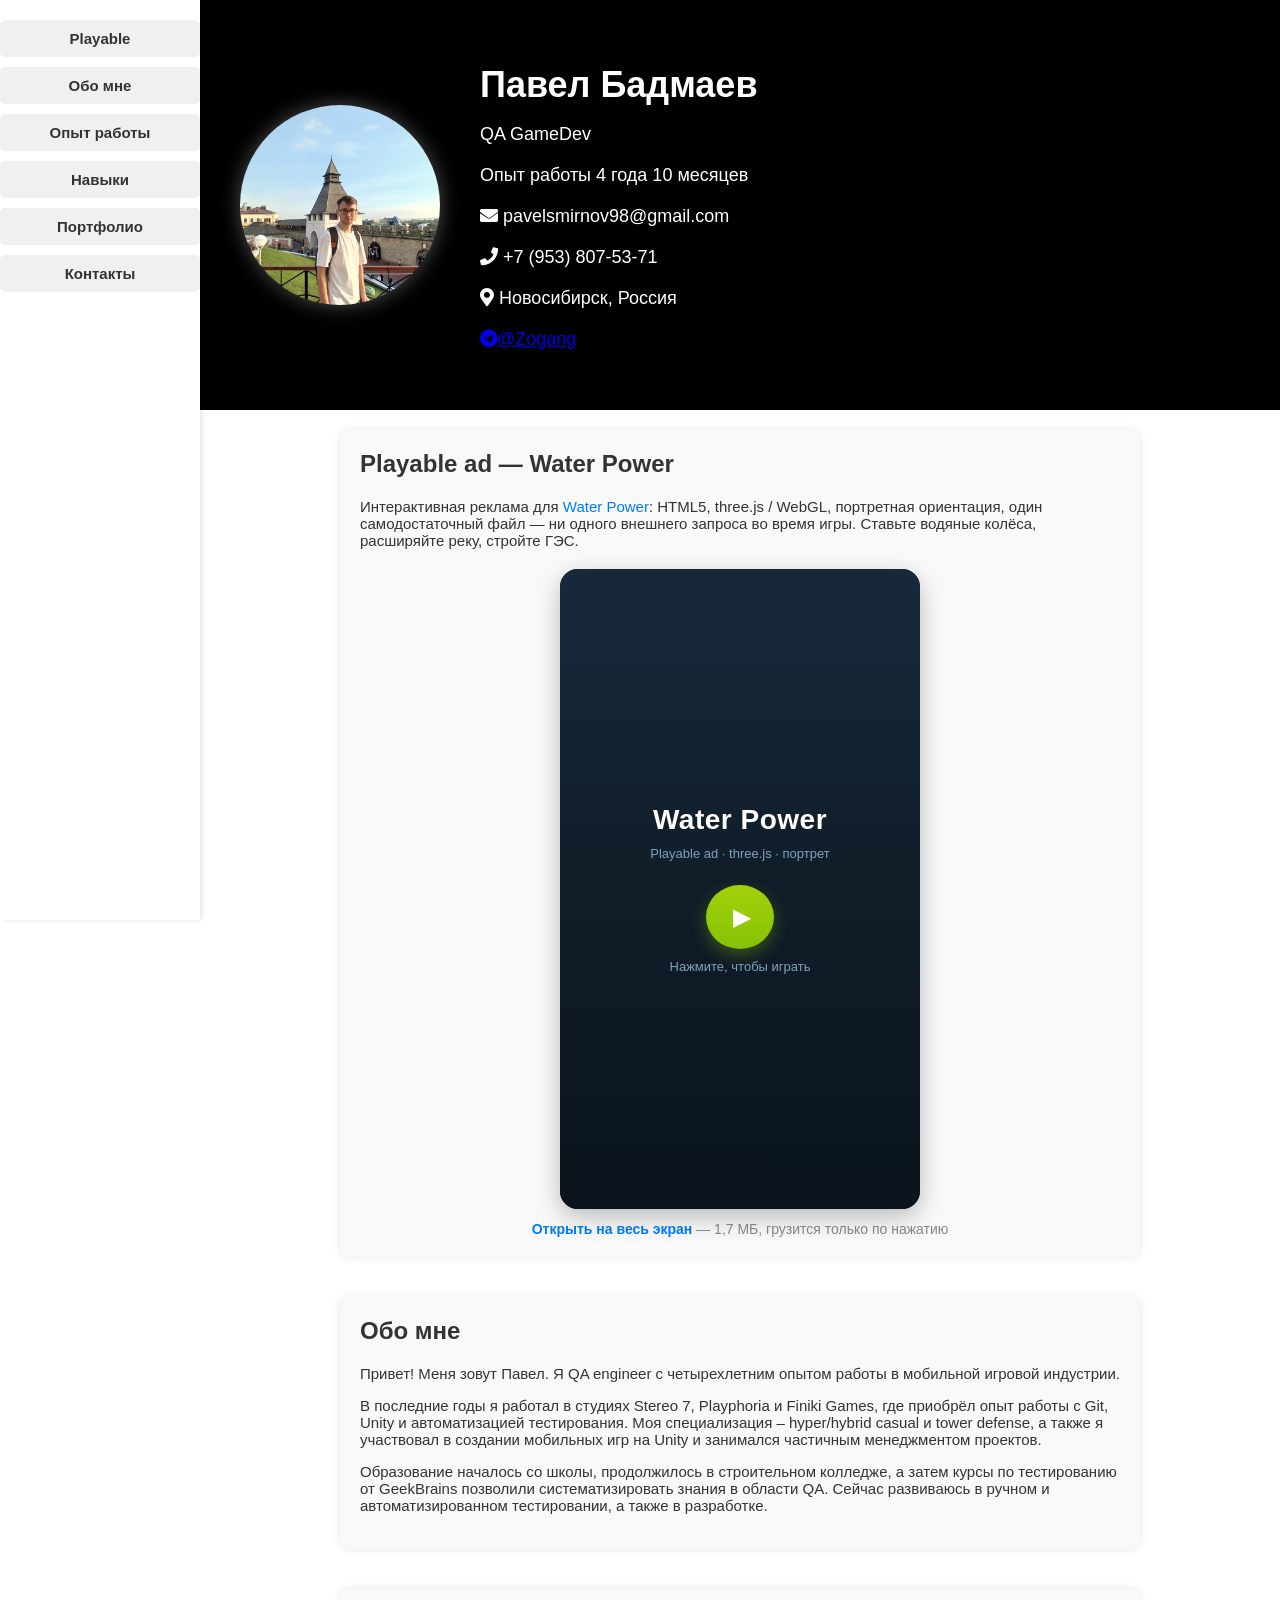
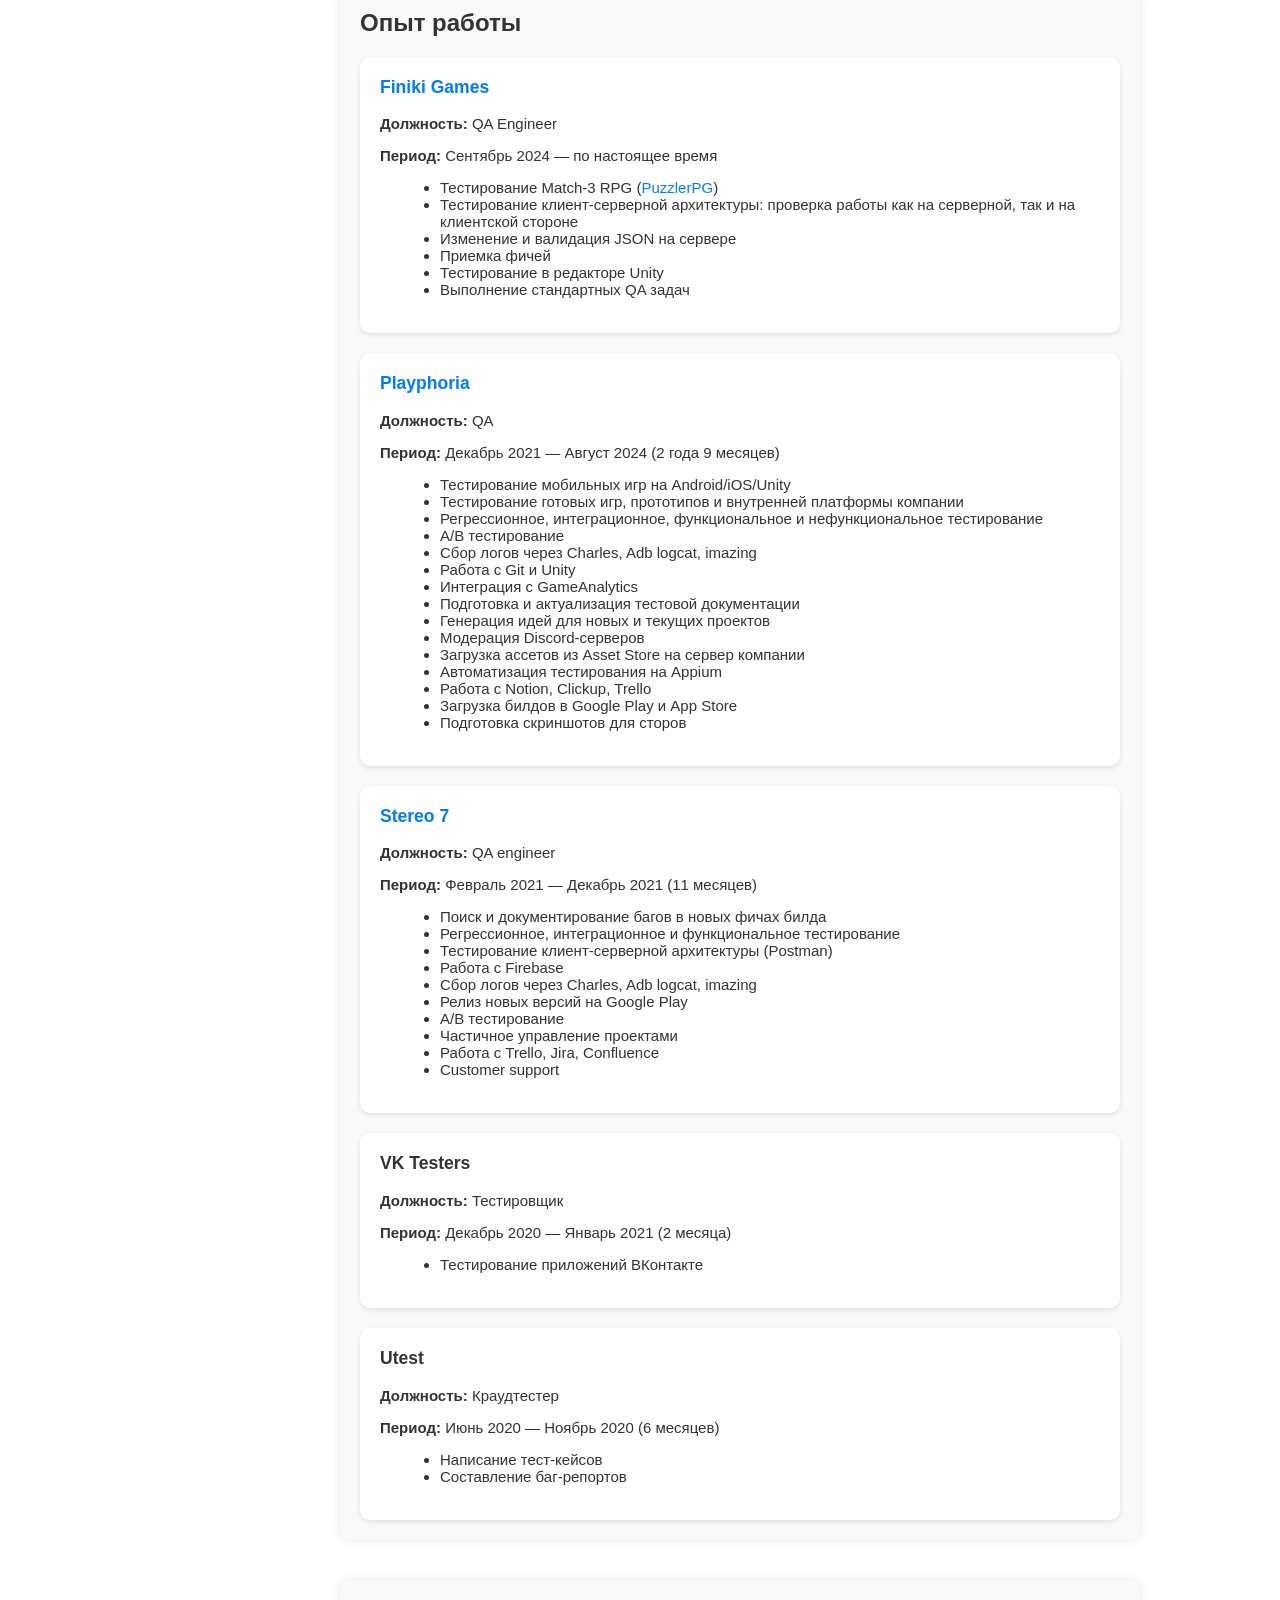
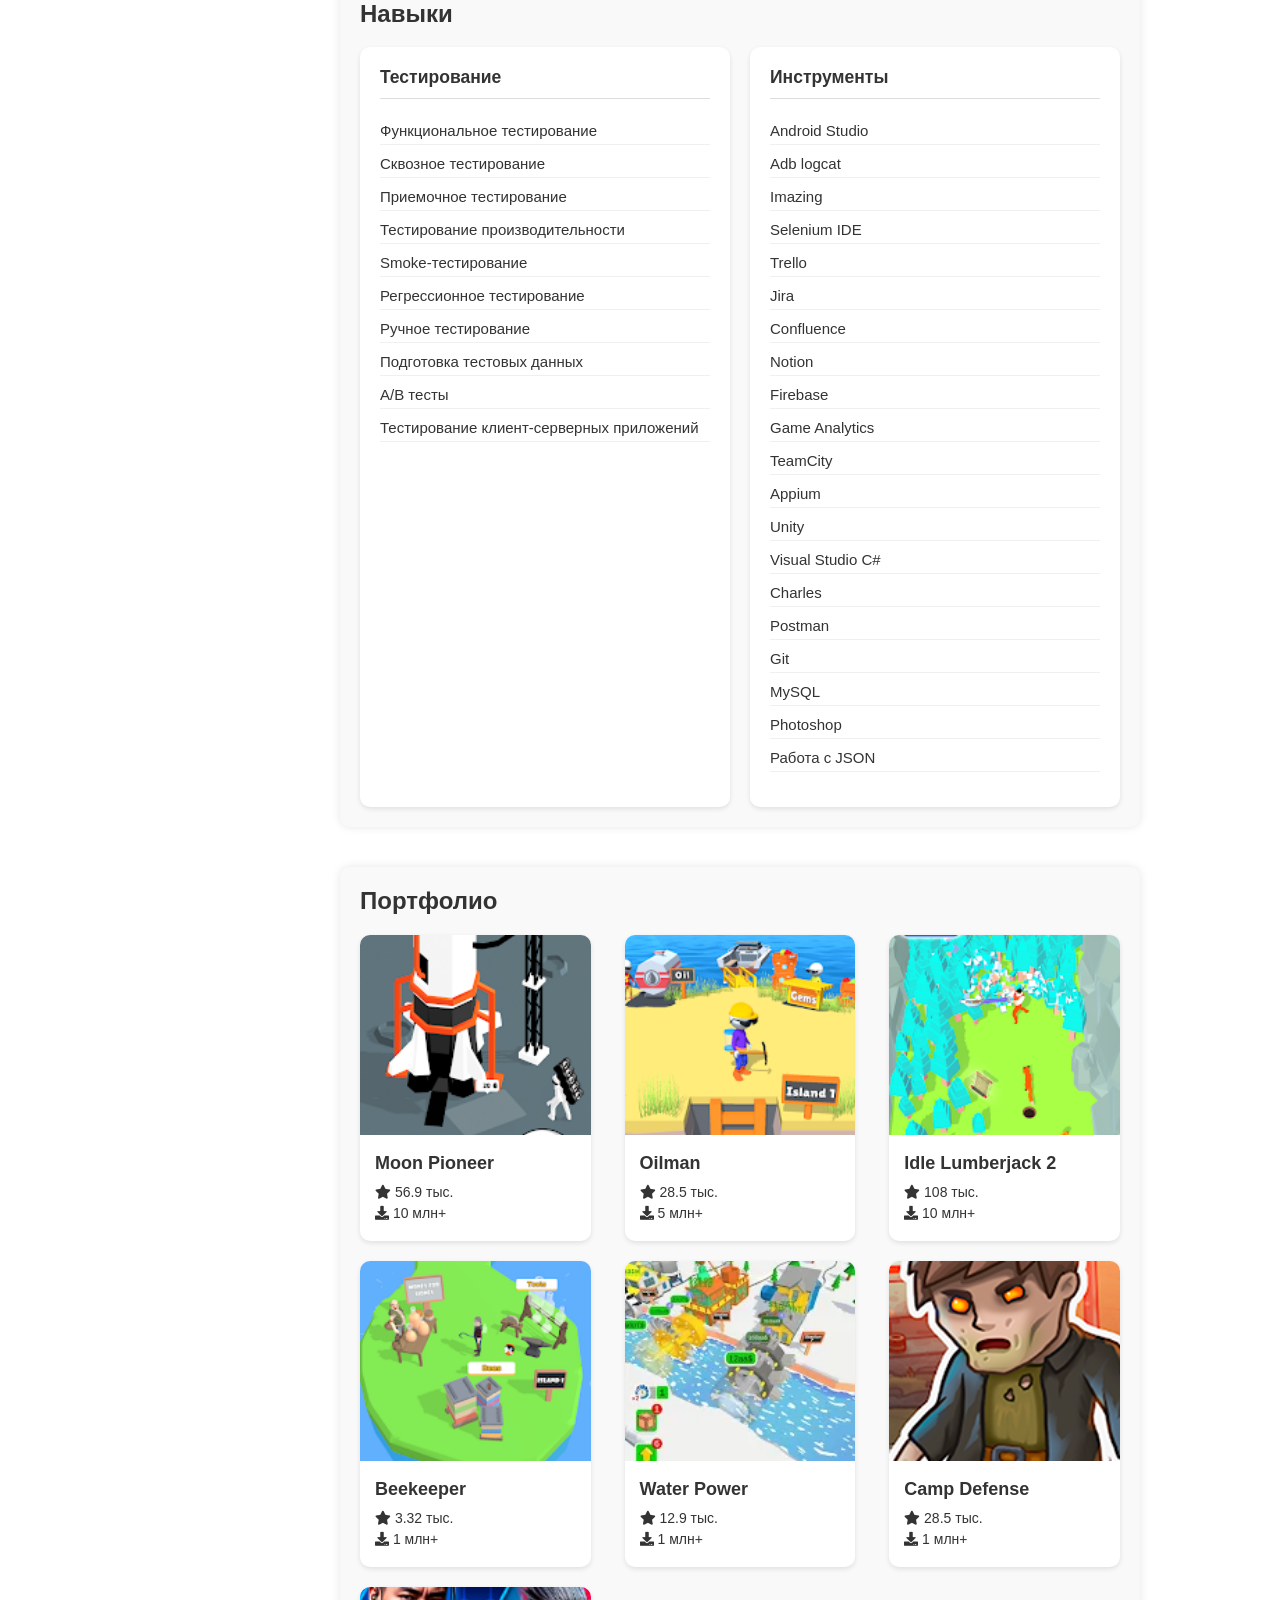
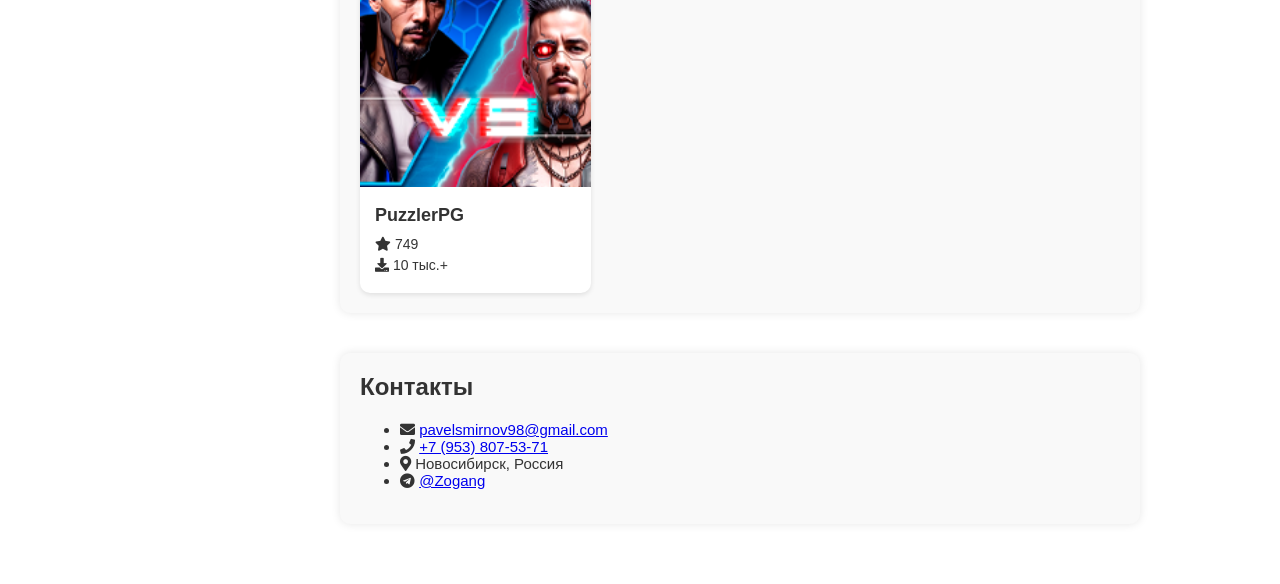
<file: index.html>
<!DOCTYPE html>
<html lang="ru">
<head>
  <meta charset="UTF-8">
  <meta name="viewport" content="width=device-width, initial-scale=1.0">
  <title>Павел - Портфолио QA</title>
  <link rel="stylesheet" href="styles.css">
  <link rel="stylesheet" href="https://cdnjs.cloudflare.com/ajax/libs/font-awesome/5.15.3/css/all.min.css" />
</head>
<body>
  <header>
    <div class="banner">
      <img src="Photo.jpg" alt="Ваше фото">
      <div class="banner-text">
        <h1 data-lang-content="bannerTitle"></h1>
        <p data-lang-content="bannerSubtitle"></p>
        <p data-lang-content="bannerExperience"></p>
        <div class="contact-info">
          <p><i class="fas fa-envelope"></i> pavelsmirnov98@gmail.com</p>
          <p><i class="fas fa-phone"></i> +7 (953) 807-53-71</p>
          <p><i class="fas fa-map-marker-alt"></i> Новосибирск, Россия</p>
          <p><a href="https://t.me/Zogang" target="_blank"><i class="fab fa-telegram"></i>@Zogang</a></p>
        </div>
      </div>
    </div>        
  </header>
    
  <nav>
    <ul>
      <li><a href="#playable">Playable</a></li>
      <li><a href="#about" data-lang-content="aboutMe">Обо мне</a></li>
      <li><a href="#experience" data-lang-content="experience">Опыт работы</a></li>
      <li><a href="#skills" data-lang-content="skills">Навыки</a></li>
      <li><a href="#portfolio" data-lang-content="portfolio">Портфолио</a></li>
      <li><a href="#contact" data-lang-content="contact">Контакты</a></li>
    </ul>
  </nav>

  <main>
    <!-- Playable-реклама. Секция статична: app.js её не трогает, поэтому
         добавление не может уронить рендер остальных блоков. -->
    <section id="playable">
      <h2>Playable ad — Water Power</h2>
      <p class="playable-lead">
        Интерактивная реклама для
        <a href="https://play.google.com/store/apps/details?id=com.mountaincreekgames.waterpower" target="_blank">Water Power</a>:
        HTML5, three.js / WebGL, портретная ориентация, один самодостаточный файл — ни одного
        внешнего запроса во время игры. Ставьте водяные колёса, расширяйте реку, стройте ГЭС.
      </p>
      <div class="playable-stage">
        <div class="playable-frame" id="playableFrame">
          <button class="playable-poster" type="button" id="playableStart" aria-label="Запустить playable Water Power">
            <span class="playable-poster-title">Water Power</span>
            <span class="playable-poster-sub">Playable ad · three.js · портрет</span>
            <span class="playable-poster-play" aria-hidden="true">▶</span>
            <span class="playable-poster-hint">Нажмите, чтобы играть</span>
          </button>
        </div>
      </div>
      <p class="playable-links">
        <a href="projects/water-power/" target="_blank">Открыть на весь экран</a>
        <span class="playable-note">— 1,7 МБ, грузится только по нажатию</span>
      </p>
    </section>
    <script>
      // Клик-ту-плей: iframe создаётся по нажатию, чтобы главная страница не
      // тянула 1,7 МБ и не запускала WebGL со звуком у того, кто просто листает.
      (function () {
        var btn = document.getElementById('playableStart');
        if (!btn) return;
        btn.addEventListener('click', function () {
          var stage = document.getElementById('playableFrame');
          var frame = document.createElement('iframe');
          frame.src = 'projects/water-power/index.html';
          frame.title = 'Water Power — playable ad';
          frame.allow = 'autoplay; fullscreen';
          stage.innerHTML = '';
          stage.appendChild(frame);
        });
      })();
    </script>

    <section id="about">
      <h2 data-lang-content="aboutMe"></h2>
      <div data-lang-content="bioContent"></div>
    </section>

    <section id="experience">
      <h2 data-lang-content="experience"></h2>
      <div class="experience-container"></div>
    </section>

    <section id="skills">
      <h2 data-lang-content="skills"></h2>
      <div class="skills-container"></div>
    </section>

    <section id="portfolio">
      <h2 data-lang-content="portfolio"></h2>
      <div class="portfolio-container"></div>
    </section>

    <section id="contact">
      <h2 data-lang-content="contact"></h2>
      <div data-lang-content="contactContent"></div>
      <!-- Форма обратной связи можно добавить по необходимости -->
    </section>
  </main>

  <footer>
    <!-- Копирайт, ссылки на соцсети и т.п. -->
  </footer>

  <script src="content.js"></script>
  <script src="app.js" defer></script>
</body>
</html>
</file>
<file: styles.css>
/* Общие стили и сброс */
html, body {
  height: 100%;
  margin: 0;
  font-family: Arial, sans-serif;
  font-size: 15px;
  color: #333;
}

body {
  display: flex;
  flex-direction: column;
  padding-left: 200px; /* Отступ для фиксированной навигации */
}

header, footer {
  flex-shrink: 0;
}

/* Стили навигации */
nav {
  position: fixed;
  top: 0;
  left: 0;
  height: 100%;
  width: 200px;
  background-color: #fff;
  box-shadow: 2px 0 5px rgba(0,0,0,0.1);
  z-index: 1000;
  padding-top: 20px;
}

nav ul {
  list-style: none;
  padding: 0;
  margin: 0;
  width: 100%;
}

nav ul li {
  width: 100%;
}

nav ul li a {
  display: block;
  text-align: center;
  text-decoration: none;
  color: #333;
  font-weight: bold;
  padding: 10px 15px;
  background-color: #f0f0f0;
  border-radius: 5px;
  margin-bottom: 10px;
  transition: background-color 0.3s, color 0.3s;
}

nav ul li a:hover {
  background-color: #007bff;
  color: #fff;
}

/* Стили для основного контента */
main {
  max-width: 800px;
  margin: 0 auto;
  padding: 20px;
  flex-grow: 1;
}

section {
  margin-bottom: 40px;
  padding: 20px;
  border-radius: 10px;
  background-color: #f9f9f9;
  box-shadow: 0 0 10px rgba(0,0,0,0.1);
}

section h2 {
  margin-top: 0;
  font-size: 24px;
}

/* Баннер */
.banner {
  background-color: #000;
  color: #fff;
  padding: 40px;
  display: flex;
  align-items: center;
}

.banner img {
  width: 200px;
  height: 200px;
  border-radius: 50%;
  object-fit: cover;
  box-shadow: 0 0 20px rgba(255,255,255,0.3);
}

.banner-text {
  margin-left: 40px;
}

.banner-text h1 {
  font-size: 36px;
  margin-bottom: 10px;
}

.banner-text p {
  font-size: 18px;
  margin-bottom: 20px;
}

/* Опыт работы */
.experience-container {
  display: flex;
  flex-direction: column;
  gap: 20px;
}

.experience-card {
  padding: 20px;
  background-color: #fff;
  border-radius: 10px;
  box-shadow: 0 2px 5px rgba(0,0,0,0.1);
}

.experience-card h3 {
  margin-top: 0;
}

.experience-card a {
  color: #007bff;
  text-decoration: none;
}

.experience-card ul {
  list-style: disc;
  margin-left: 20px;
}

/* Навыки */
.skills-container {
  display: flex;
  flex-wrap: wrap;
  gap: 20px;
}

.skill-group {
  flex: 1 1 300px;
  padding: 20px;
  background-color: #fff;
  border-radius: 10px;
  box-shadow: 0 2px 5px rgba(0,0,0,0.1);
}

.skill-group h3 {
  margin-top: 0;
  border-bottom: 1px solid #ddd;
  padding-bottom: 10px;
}

.skill-group ul {
  list-style: none;
  padding: 0;
}

.skill-group ul li {
  padding: 5px 0;
  border-bottom: 1px solid #f0f0f0;
  margin-bottom: 5px;
}

/* Портфолио */
.portfolio-container {
  display: flex;
  flex-wrap: wrap;
  gap: 20px;
  justify-content: space-between; /* или flex-start / center, по вкусу */
}

.portfolio-card {
  flex: 1 1 calc(33% - 20px);  /* «базовая» ширина */
  max-width: calc(33% - 20px); /* чтобы карточка не растягивалась */
  background-color: #fff;
  border-radius: 10px;
  box-shadow: 0 2px 5px rgba(0,0,0,0.1);
  overflow: hidden;
  display: flex;
  flex-direction: column;
  transition: transform 0.3s ease;
}

.portfolio-card:hover {
  transform: translateY(-5px);
}

.portfolio-card img {
  width: 100%;
  height: 200px;        /* Зафиксировали высоту в 200px */
  object-fit: cover;    /* Обрезает картинку, сохраняя пропорции */
  transition: transform 0.3s ease;
}


.portfolio-card:hover img {
  transform: scale(1.05);
}

.portfolio-card .card-content {
  padding: 15px;
}

.portfolio-card h3 {
  margin: 0 0 10px;
  font-size: 18px;
}

.portfolio-card .rating,
.portfolio-card .downloads {
  font-size: 14px;
  margin-bottom: 5px;
}

.portfolio-card a {
  text-decoration: none;
  color: inherit;
}

/* Playable-секция */
#playable .playable-lead {
  margin-top: 0;
}

#playable .playable-lead a {
  color: #007bff;
  text-decoration: none;
}

.playable-stage {
  display: flex;
  justify-content: center;
  margin: 20px 0 12px;
}

/* Вертикальная рамка под портретный креатив: 360x640 на десктопе,
   по ширине колонки — на узком экране. */
.playable-frame {
  position: relative;
  width: 100%;
  max-width: 360px;
  aspect-ratio: 9 / 16;
  border-radius: 18px;
  overflow: hidden;
  background: #0f1b26;
  box-shadow: 0 8px 24px rgba(0,0,0,0.25);
}

.playable-frame iframe {
  display: block;
  width: 100%;
  height: 100%;
  border: 0;
}

/* Заглушка до нажатия — в палитре самого креатива. */
.playable-poster {
  position: absolute;
  inset: 0;
  width: 100%;
  height: 100%;
  display: flex;
  flex-direction: column;
  align-items: center;
  justify-content: center;
  gap: 10px;
  padding: 0;
  border: 0;
  cursor: pointer;
  font-family: inherit;
  color: #dce9f4;
  background: linear-gradient(180deg, #17293a 0%, #0f1b26 60%, #0b141d 100%);
}

.playable-poster-title {
  font-size: 28px;
  font-weight: bold;
  color: #fff;
  letter-spacing: 0.5px;
}

.playable-poster-sub {
  font-size: 13px;
  color: #7fa3bd;
}

.playable-poster-play {
  width: 64px;
  height: 64px;
  margin-top: 14px;
  border-radius: 50%;
  display: flex;
  align-items: center;
  justify-content: center;
  padding-left: 4px;
  font-size: 24px;
  color: #fff;
  background: linear-gradient(180deg, #a2d20b, #86c206);
  box-shadow: 0 6px 16px rgba(134,194,6,0.35);
  transition: transform 0.2s ease;
}

.playable-poster:hover .playable-poster-play {
  transform: scale(1.08);
}

.playable-poster-hint {
  font-size: 13px;
  color: #7fa3bd;
}

.playable-links {
  text-align: center;
  margin: 0;
  font-size: 14px;
}

.playable-links a {
  color: #007bff;
  text-decoration: none;
  font-weight: bold;
}

.playable-note {
  color: #888;
}
</file>
